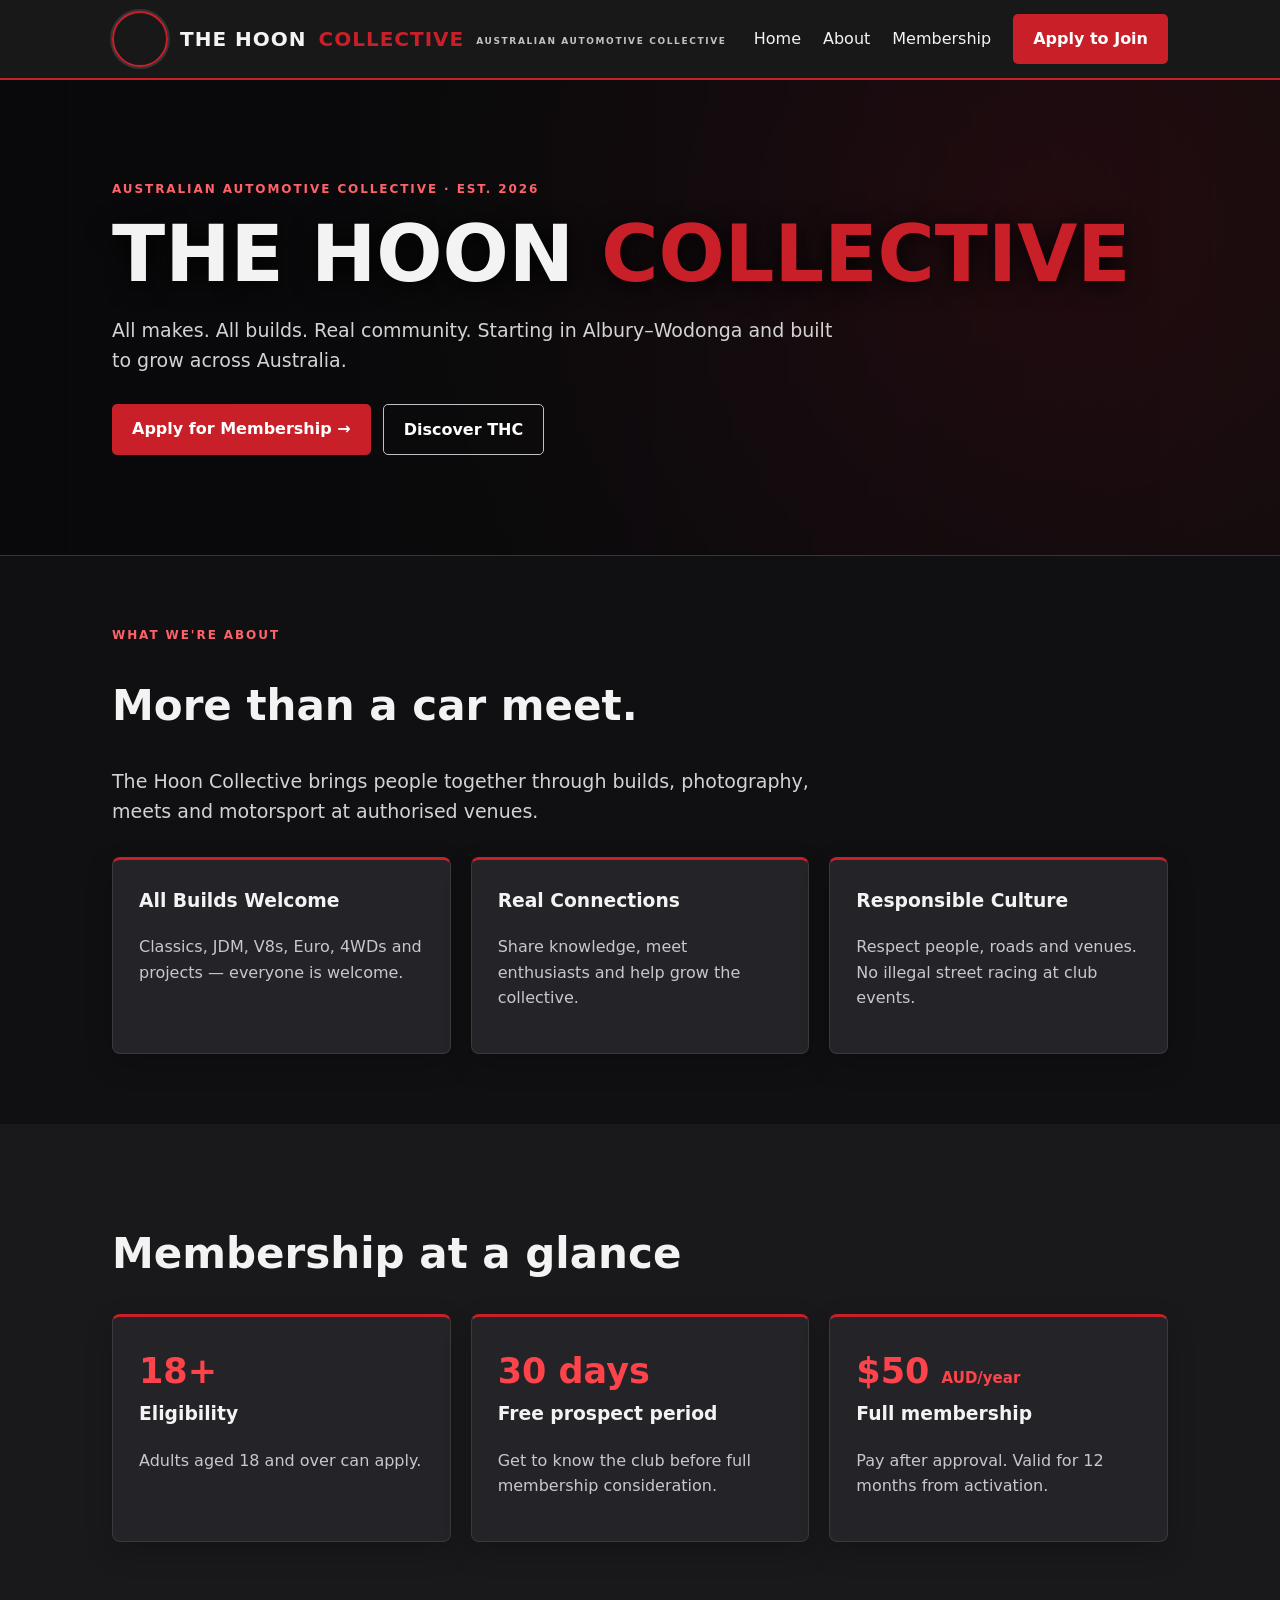
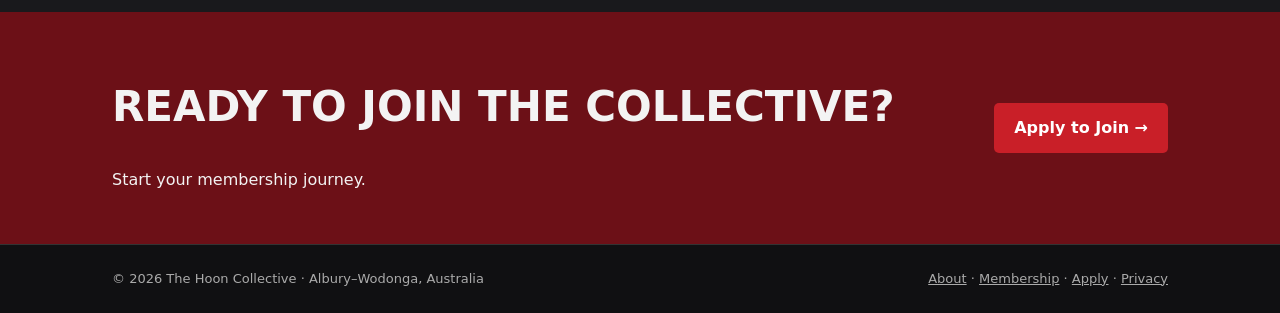
<file: index.html>
<!doctype html><html lang="en-AU"><head><meta charset="utf-8"><meta name="viewport" content="width=device-width,initial-scale=1"><meta name="description" content="The Hoon Collective — Australian automotive community, founded in Albury–Wodonga."><title>Home | The Hoon Collective</title><link rel="stylesheet" href="style.css"></head><body><header class="site-header"><div class="wrap nav"><a class="brand" href="index.html">THE HOON <span>COLLECTIVE</span><small>AUSTRALIAN AUTOMOTIVE COLLECTIVE</small></a><button class="menu-toggle" aria-label="Toggle navigation" aria-expanded="false">☰</button><nav class="nav-links" aria-label="Main navigation"><a aria-current="page" href="index.html">Home</a><a href="about.html">About</a><a href="membership.html">Membership</a><a class="btn" href="apply.html">Apply to Join</a></nav></div></header><main><section class="hero"><div class="wrap"><div class="eyebrow">Australian Automotive Collective · Est. 2026</div><h1>THE HOON <span class="accent">COLLECTIVE</span></h1><p>All makes. All builds. Real community. Starting in Albury–Wodonga and built to grow across Australia.</p><div class="actions"><a class="btn" href="apply.html">Apply for Membership →</a><a class="btn outline" href="about.html">Discover THC</a></div></div></section><section class="section"><div class="wrap"><div class="eyebrow">What we're about</div><h2>More than a car meet.</h2><p class="lead">The Hoon Collective brings people together through builds, photography, meets and motorsport at authorised venues.</p><div class="grid"><article class="card"><h3>All Builds Welcome</h3><p>Classics, JDM, V8s, Euro, 4WDs and projects — everyone is welcome.</p></article><article class="card"><h3>Real Connections</h3><p>Share knowledge, meet enthusiasts and help grow the collective.</p></article><article class="card"><h3>Responsible Culture</h3><p>Respect people, roads and venues. No illegal street racing at club events.</p></article></div></div></section><section class="section alt"><div class="wrap"><h2>Membership at a glance</h2><div class="grid"><div class="card"><div class="stat">18+</div><h3>Eligibility</h3><p>Adults aged 18 and over can apply.</p></div><div class="card"><div class="stat">30 days</div><h3>Free prospect period</h3><p>Get to know the club before full membership consideration.</p></div><div class="card"><div class="stat">$50 <span class="mini">AUD/year</span></div><h3>Full membership</h3><p>Pay after approval. Valid for 12 months from activation.</p></div></div></div></section><section class="band"><div class="wrap band-inner"><div><h2>READY TO JOIN THE COLLECTIVE?</h2><p>Start your membership journey.</p></div><a class="btn" href="apply.html">Apply to Join →</a></div></section></main><footer class="footer"><div class="wrap footer-inner"><div>© <span id="year">2026</span> The Hoon Collective · Albury–Wodonga, Australia</div><div><a href="about.html">About</a> · <a href="membership.html">Membership</a> · <a href="apply.html">Apply</a> · <a href="privacy.html">Privacy</a></div></div></footer><script src="app.js"></script></body></html>
</file>
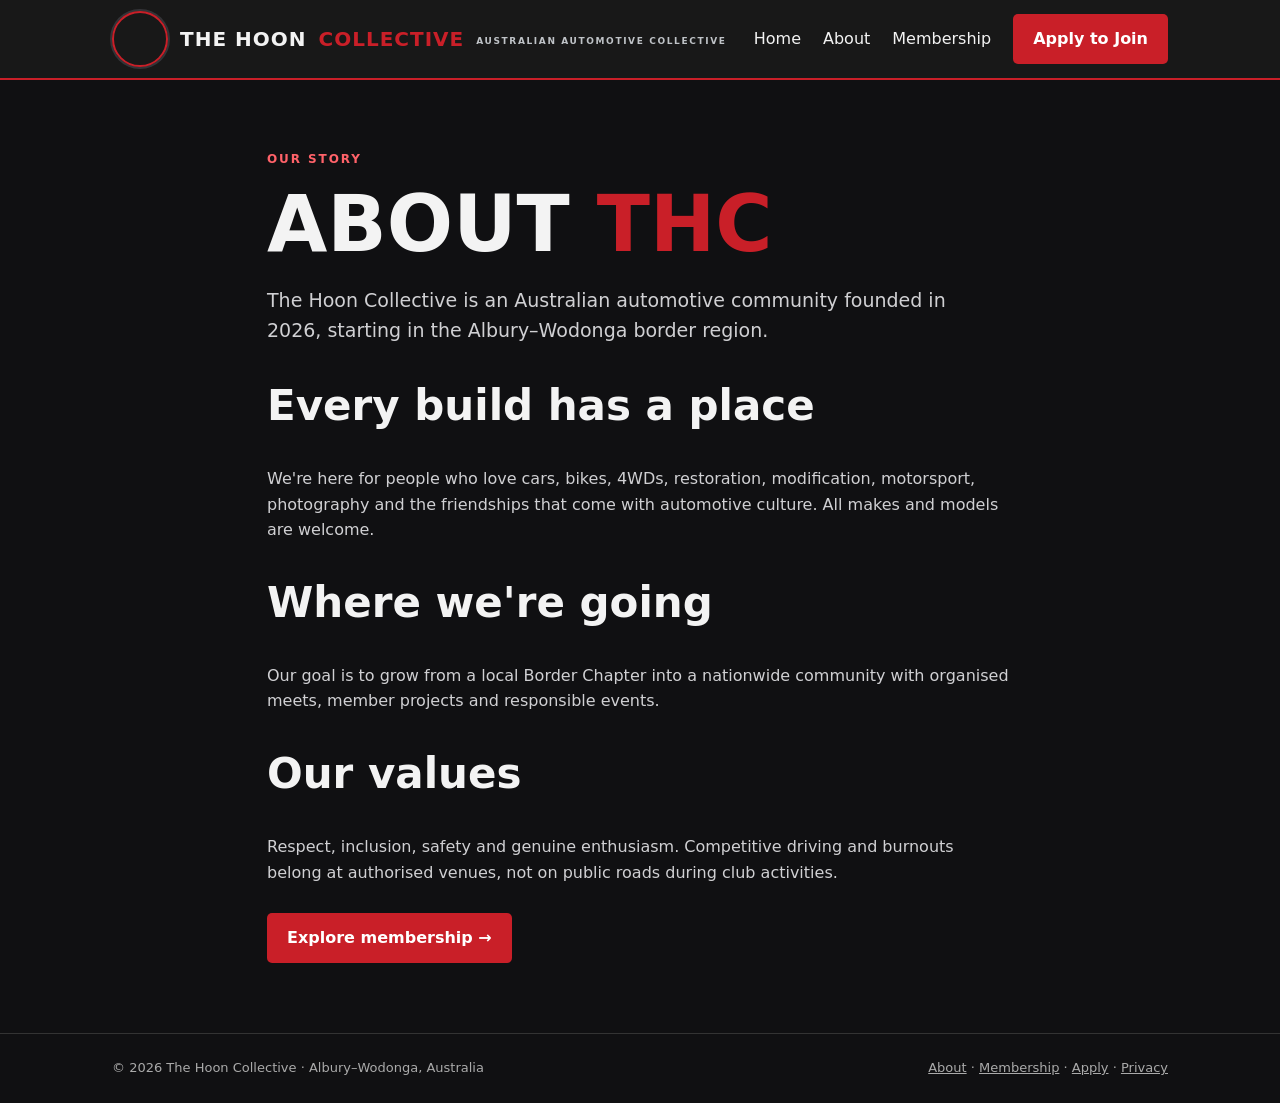
<file: about.html>
<!doctype html><html lang="en-AU"><head><meta charset="utf-8"><meta name="viewport" content="width=device-width,initial-scale=1"><meta name="description" content="The Hoon Collective — Australian automotive community, founded in Albury–Wodonga."><title>About | The Hoon Collective</title><link rel="stylesheet" href="style.css"></head><body><header class="site-header"><div class="wrap nav"><a class="brand" href="index.html">THE HOON <span>COLLECTIVE</span><small>AUSTRALIAN AUTOMOTIVE COLLECTIVE</small></a><button class="menu-toggle" aria-label="Toggle navigation" aria-expanded="false">☰</button><nav class="nav-links" aria-label="Main navigation"><a  href="index.html">Home</a><a href="about.html">About</a><a href="membership.html">Membership</a><a class="btn" href="apply.html">Apply to Join</a></nav></div></header><main><section class="section"><div class="wrap content"><div class="eyebrow">Our story</div><h1>ABOUT <span class="accent">THC</span></h1><p class="lead">The Hoon Collective is an Australian automotive community founded in 2026, starting in the Albury–Wodonga border region.</p><h2>Every build has a place</h2><p>We're here for people who love cars, bikes, 4WDs, restoration, modification, motorsport, photography and the friendships that come with automotive culture. All makes and models are welcome.</p><h2>Where we're going</h2><p>Our goal is to grow from a local Border Chapter into a nationwide community with organised meets, member projects and responsible events.</p><h2>Our values</h2><p>Respect, inclusion, safety and genuine enthusiasm. Competitive driving and burnouts belong at authorised venues, not on public roads during club activities.</p><div class="actions"><a class="btn" href="membership.html">Explore membership →</a></div></div></section></main><footer class="footer"><div class="wrap footer-inner"><div>© <span id="year">2026</span> The Hoon Collective · Albury–Wodonga, Australia</div><div><a href="about.html">About</a> · <a href="membership.html">Membership</a> · <a href="apply.html">Apply</a> · <a href="privacy.html">Privacy</a></div></div></footer><script src="app.js"></script></body></html>
</file>
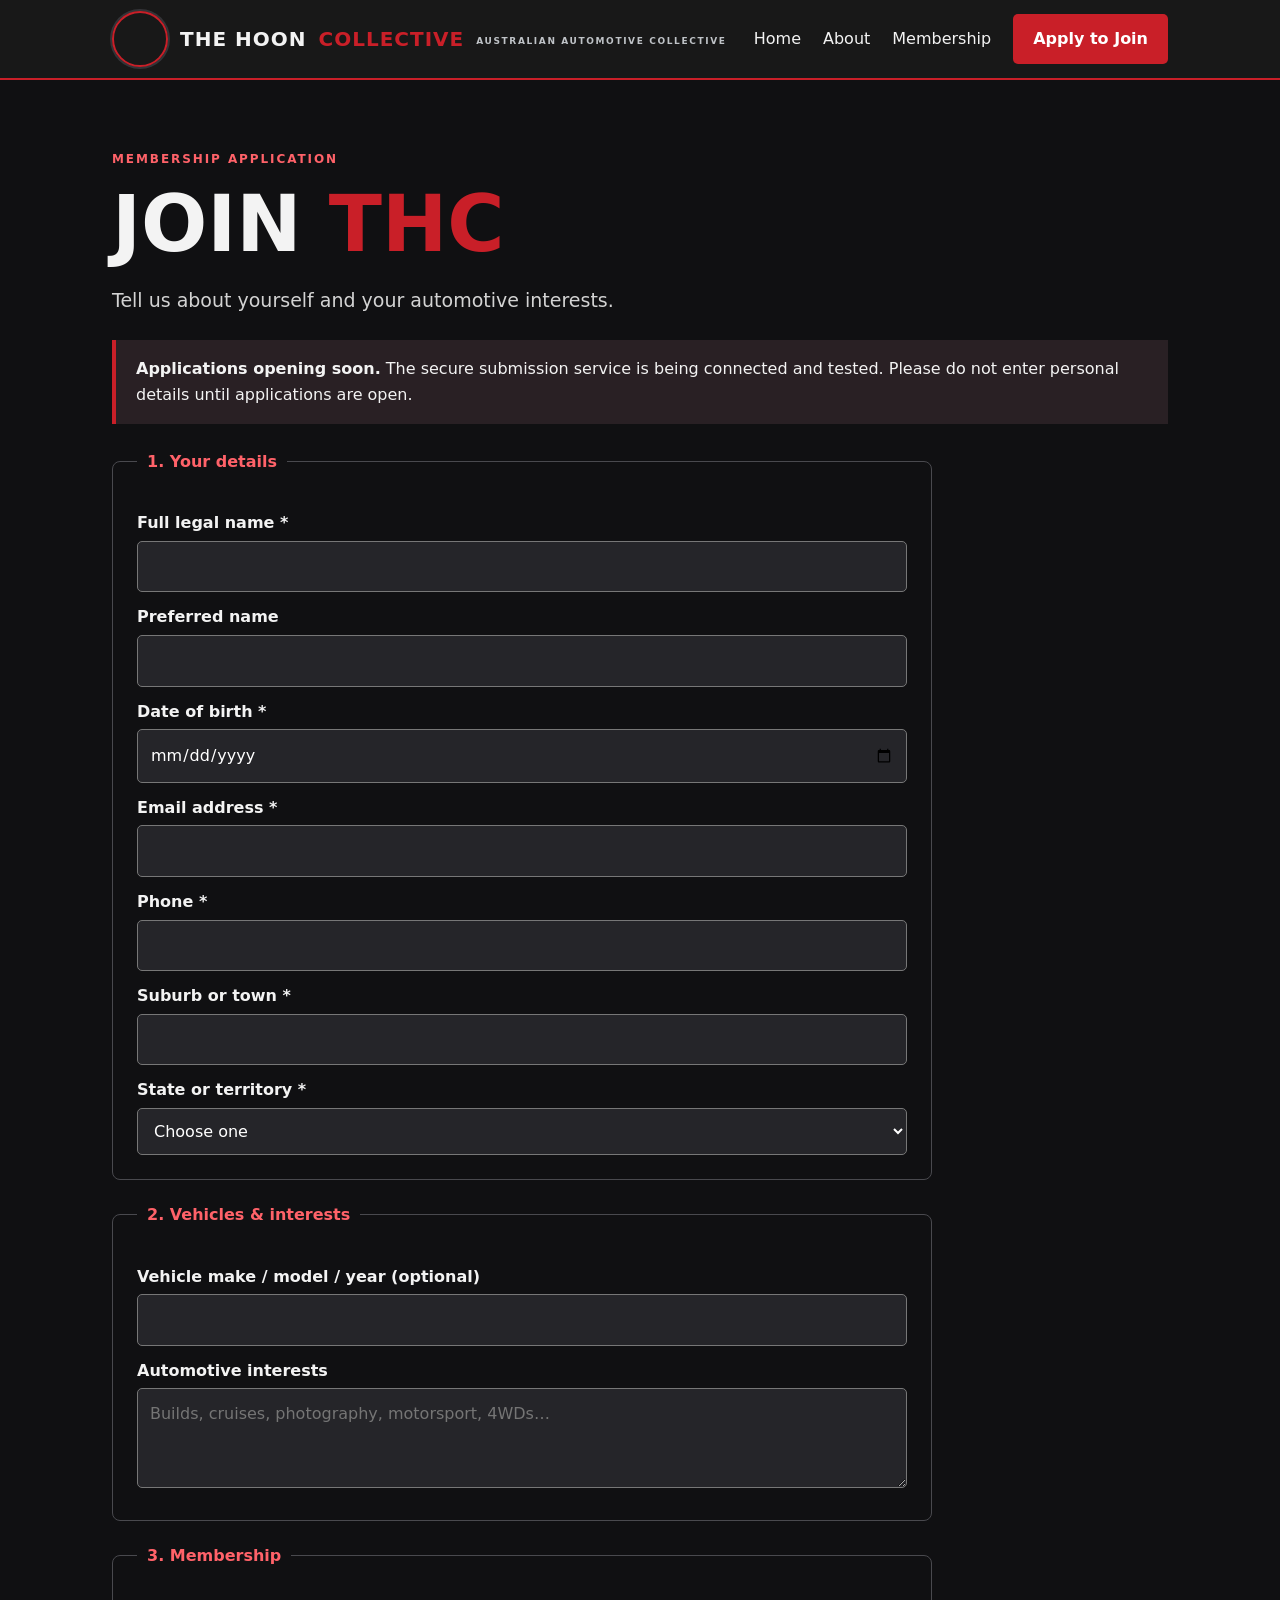
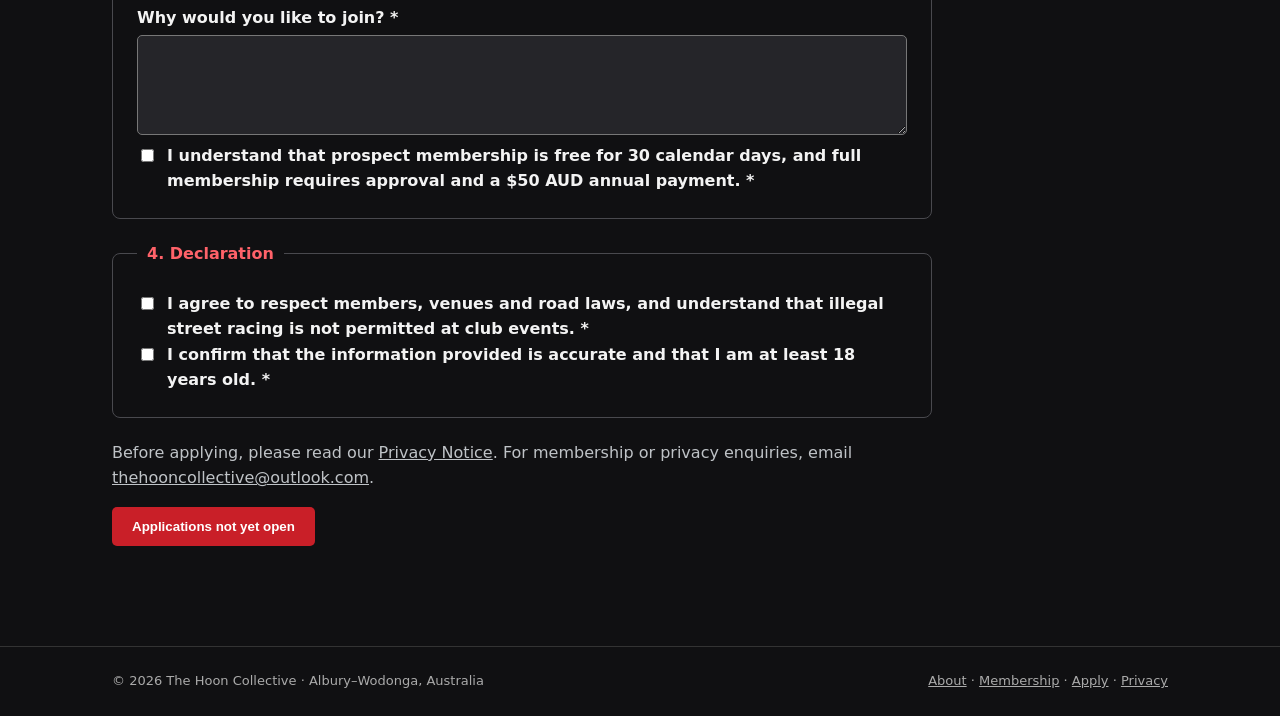
<file: apply.html>
<!doctype html><html lang="en-AU"><head><meta charset="utf-8"><meta name="viewport" content="width=device-width,initial-scale=1"><meta name="description" content="The Hoon Collective — Australian automotive community, founded in Albury–Wodonga."><title>Apply to Join | The Hoon Collective</title><link rel="stylesheet" href="style.css"></head><body><header class="site-header"><div class="wrap nav"><a class="brand" href="index.html">THE HOON <span>COLLECTIVE</span><small>AUSTRALIAN AUTOMOTIVE COLLECTIVE</small></a><button class="menu-toggle" aria-label="Toggle navigation" aria-expanded="false">☰</button><nav class="nav-links" aria-label="Main navigation"><a  href="index.html">Home</a><a href="about.html">About</a><a href="membership.html">Membership</a><a class="btn" href="apply.html">Apply to Join</a></nav></div></header><main><section class="section"><div class="wrap"><div class="eyebrow">Membership application</div><h1>JOIN <span class="accent">THC</span></h1><p class="lead">Tell us about yourself and your automotive interests.</p><div class="notice"><strong>Applications opening soon.</strong> The secure submission service is being connected and tested. Please do not enter personal details until applications are open.</div><form id="application-form"><fieldset><legend>1. Your details</legend><label for="fullName">Full legal name *</label><input id="fullName" name="fullName" type="text" required><label for="preferredName">Preferred name</label><input id="preferredName" name="preferredName" type="text" ><label for="dob">Date of birth *</label><input id="dob" name="dob" type="date" required><label for="email">Email address *</label><input id="email" name="email" type="email" required><label for="phone">Phone *</label><input id="phone" name="phone" type="tel" required><label for="suburb">Suburb or town *</label><input id="suburb" name="suburb" type="text" required><label for="state">State or territory *</label><select name="state" id="state" required><option value="">Choose one</option><option>NSW</option><option>VIC</option><option>QLD</option><option>SA</option><option>WA</option><option>TAS</option><option>ACT</option><option>NT</option></select></fieldset><fieldset><legend>2. Vehicles & interests</legend><label for="vehicle">Vehicle make / model / year (optional)</label><input id="vehicle" name="vehicle" type="text" ><label for="interests">Automotive interests</label><textarea id="interests" name="interests" placeholder="Builds, cruises, photography, motorsport, 4WDs…"></textarea></fieldset><fieldset><legend>3. Membership</legend><label for="reason">Why would you like to join? *</label><textarea id="reason" name="reason" required></textarea><div class="check"><input type="checkbox" id="prospect" required><label for="prospect">I understand that prospect membership is free for 30 calendar days, and full membership requires approval and a $50 AUD annual payment. *</label></div></fieldset><fieldset><legend>4. Declaration</legend><div class="check"><input type="checkbox" id="conduct" required><label for="conduct">I agree to respect members, venues and road laws, and understand that illegal street racing is not permitted at club events. *</label></div><div class="check"><input type="checkbox" id="accuracy" required><label for="accuracy">I confirm that the information provided is accurate and that I am at least 18 years old. *</label></div></fieldset><p class="muted">Before applying, please read our <a href="privacy.html">Privacy Notice</a>. For membership or privacy enquiries, email <a href="mailto:thehooncollective@outlook.com">thehooncollective@outlook.com</a>.</p><div class="cf-turnstile" data-sitekey="0x4AAAAAAFfXyTZLksPjRy0T" data-theme="dark"></div><button class="btn" type="submit" disabled aria-disabled="true">Applications not yet open</button><div class="status" id="form-status" role="status" aria-live="polite"></div></form></div></section></main><footer class="footer"><div class="wrap footer-inner"><div>© <span id="year">2026</span> The Hoon Collective · Albury–Wodonga, Australia</div><div><a href="about.html">About</a> · <a href="membership.html">Membership</a> · <a href="apply.html">Apply</a> · <a href="privacy.html">Privacy</a></div></div></footer><script src="https://challenges.cloudflare.com/turnstile/v0/api.js" async defer></script><script src="app.js"></script></body></html>
</file>
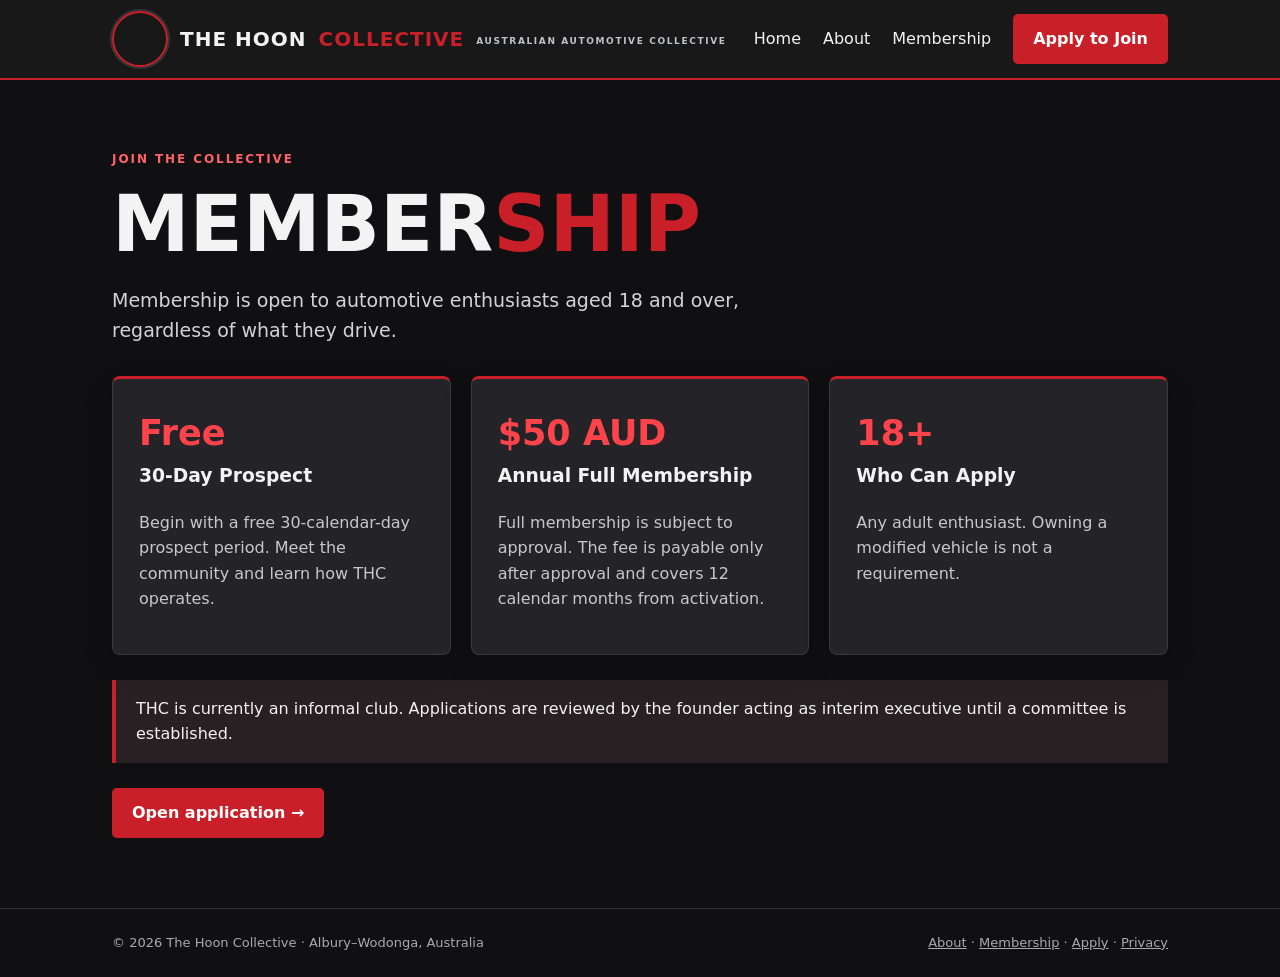
<file: membership.html>
<!doctype html><html lang="en-AU"><head><meta charset="utf-8"><meta name="viewport" content="width=device-width,initial-scale=1"><meta name="description" content="The Hoon Collective — Australian automotive community, founded in Albury–Wodonga."><title>Membership | The Hoon Collective</title><link rel="stylesheet" href="style.css"></head><body><header class="site-header"><div class="wrap nav"><a class="brand" href="index.html">THE HOON <span>COLLECTIVE</span><small>AUSTRALIAN AUTOMOTIVE COLLECTIVE</small></a><button class="menu-toggle" aria-label="Toggle navigation" aria-expanded="false">☰</button><nav class="nav-links" aria-label="Main navigation"><a  href="index.html">Home</a><a href="about.html">About</a><a href="membership.html">Membership</a><a class="btn" href="apply.html">Apply to Join</a></nav></div></header><main><section class="section"><div class="wrap"><div class="eyebrow">Join the collective</div><h1>MEMBER<span class="accent">SHIP</span></h1><p class="lead">Membership is open to automotive enthusiasts aged 18 and over, regardless of what they drive.</p><div class="grid"><article class="card"><div class="stat">Free</div><h3>30-Day Prospect</h3><p>Begin with a free 30-calendar-day prospect period. Meet the community and learn how THC operates.</p></article><article class="card"><div class="stat">$50 AUD</div><h3>Annual Full Membership</h3><p>Full membership is subject to approval. The fee is payable only after approval and covers 12 calendar months from activation.</p></article><article class="card"><div class="stat">18+</div><h3>Who Can Apply</h3><p>Any adult enthusiast. Owning a modified vehicle is not a requirement.</p></article></div><div class="notice">THC is currently an informal club. Applications are reviewed by the founder acting as interim executive until a committee is established.</div><a class="btn" href="apply.html">Open application →</a></div></section></main><footer class="footer"><div class="wrap footer-inner"><div>© <span id="year">2026</span> The Hoon Collective · Albury–Wodonga, Australia</div><div><a href="about.html">About</a> · <a href="membership.html">Membership</a> · <a href="apply.html">Apply</a> · <a href="privacy.html">Privacy</a></div></div></footer><script src="app.js"></script></body></html>
</file>
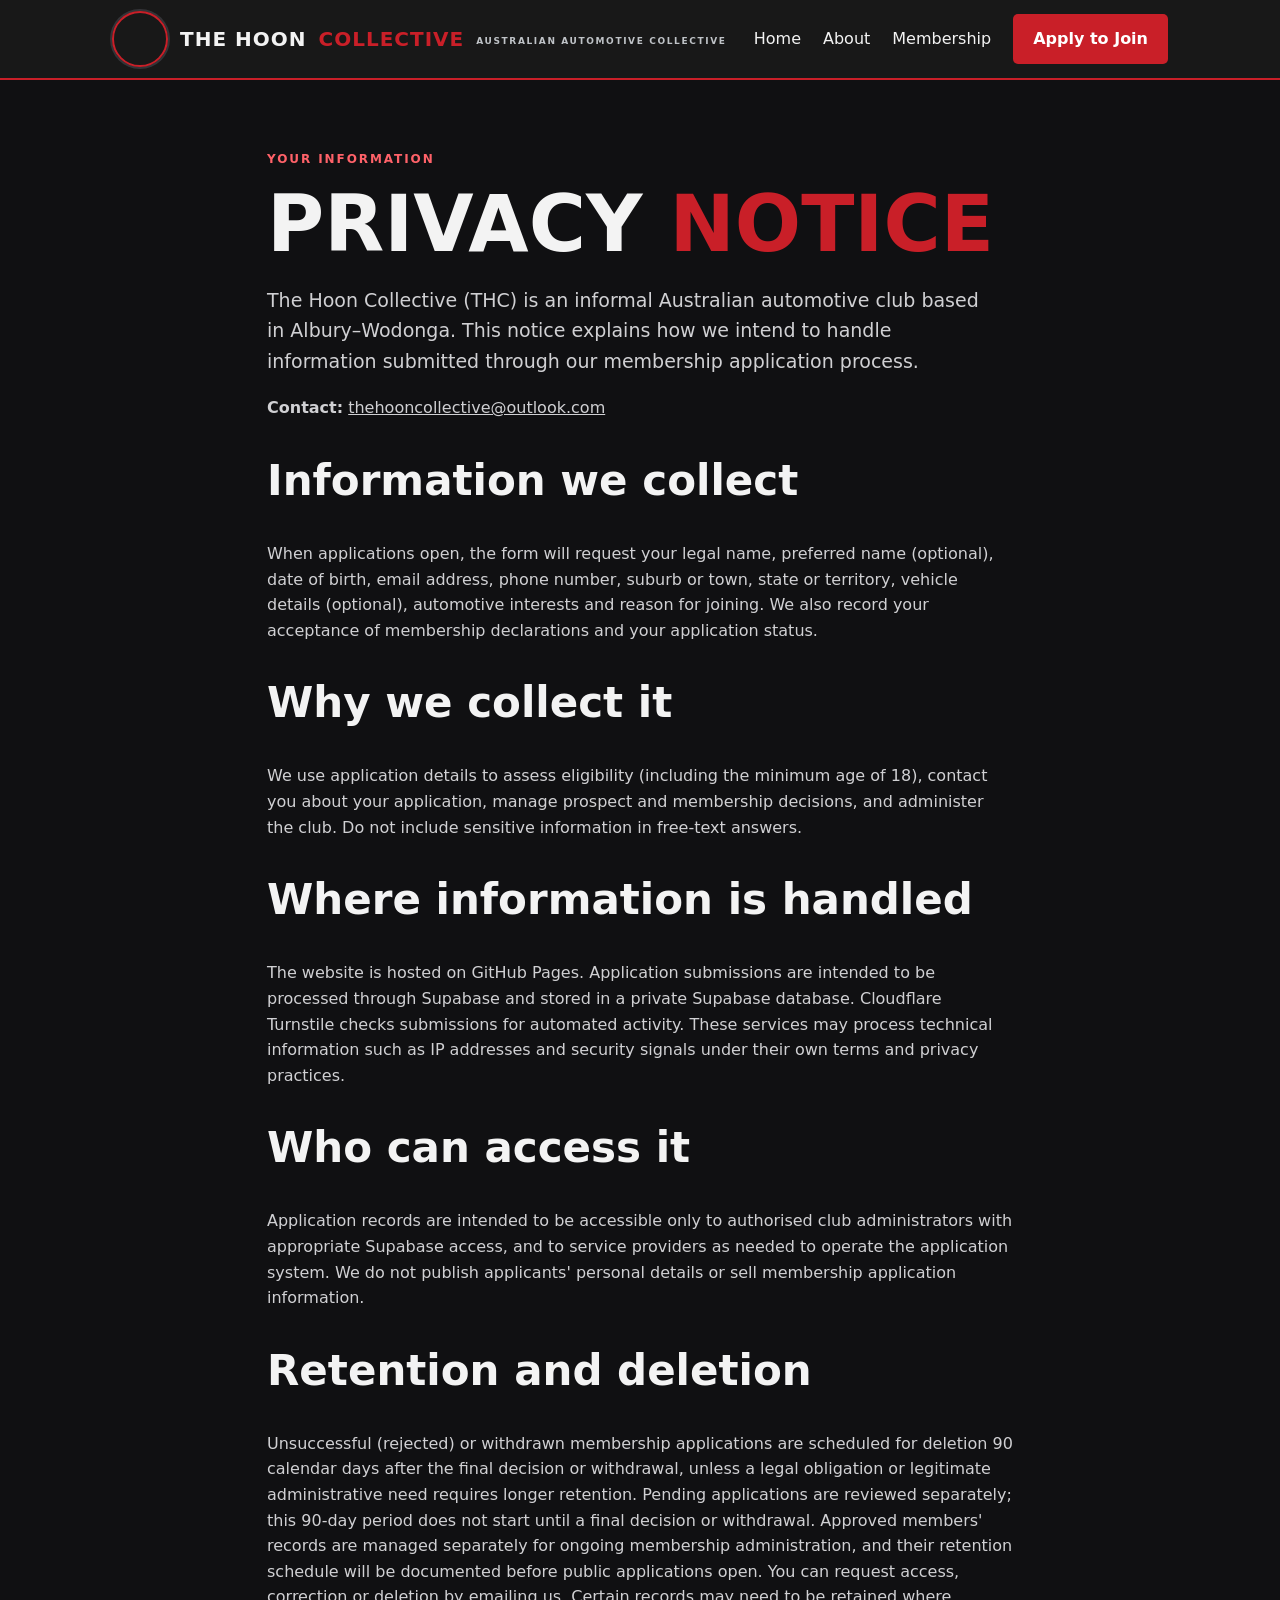
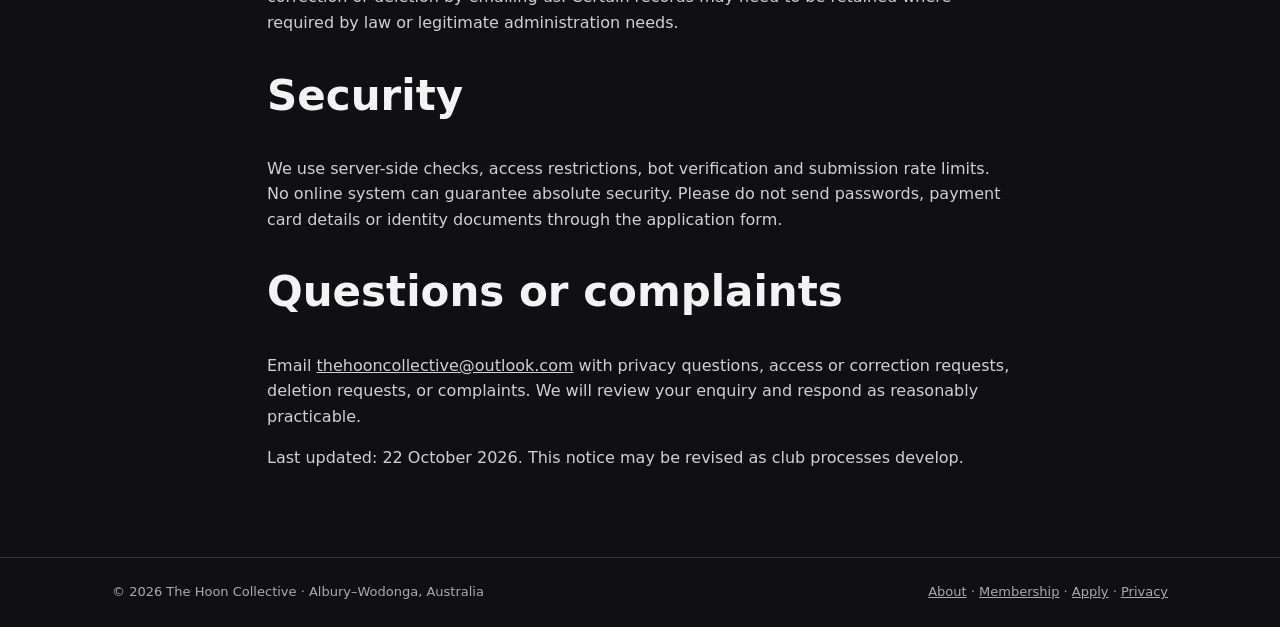
<file: privacy.html>
<!doctype html><html lang="en-AU"><head><meta charset="utf-8"><meta name="viewport" content="width=device-width,initial-scale=1"><meta name="description" content="The Hoon Collective — Australian automotive community, founded in Albury–Wodonga."><title>Privacy Notice | The Hoon Collective</title><link rel="stylesheet" href="style.css"></head><body><header class="site-header"><div class="wrap nav"><a class="brand" href="index.html">THE HOON <span>COLLECTIVE</span><small>AUSTRALIAN AUTOMOTIVE COLLECTIVE</small></a><button class="menu-toggle" aria-label="Toggle navigation" aria-expanded="false">☰</button><nav class="nav-links" aria-label="Main navigation"><a  href="index.html">Home</a><a href="about.html">About</a><a href="membership.html">Membership</a><a class="btn" href="apply.html">Apply to Join</a></nav></div></header><main><section class="section"><div class="wrap content"><div class="eyebrow">Your information</div><h1>PRIVACY <span class="accent">NOTICE</span></h1><p class="lead">The Hoon Collective (THC) is an informal Australian automotive club based in Albury–Wodonga. This notice explains how we intend to handle information submitted through our membership application process.</p><p><strong>Contact:</strong> <a href="mailto:thehooncollective@outlook.com">thehooncollective@outlook.com</a></p><h2>Information we collect</h2><p>When applications open, the form will request your legal name, preferred name (optional), date of birth, email address, phone number, suburb or town, state or territory, vehicle details (optional), automotive interests and reason for joining. We also record your acceptance of membership declarations and your application status.</p><h2>Why we collect it</h2><p>We use application details to assess eligibility (including the minimum age of 18), contact you about your application, manage prospect and membership decisions, and administer the club. Do not include sensitive information in free-text answers.</p><h2>Where information is handled</h2><p>The website is hosted on GitHub Pages. Application submissions are intended to be processed through Supabase and stored in a private Supabase database. Cloudflare Turnstile checks submissions for automated activity. These services may process technical information such as IP addresses and security signals under their own terms and privacy practices.</p><h2>Who can access it</h2><p>Application records are intended to be accessible only to authorised club administrators with appropriate Supabase access, and to service providers as needed to operate the application system. We do not publish applicants' personal details or sell membership application information.</p><h2>Retention and deletion</h2><p>Unsuccessful (rejected) or withdrawn membership applications are scheduled for deletion 90 calendar days after the final decision or withdrawal, unless a legal obligation or legitimate administrative need requires longer retention. Pending applications are reviewed separately; this 90-day period does not start until a final decision or withdrawal. Approved members' records are managed separately for ongoing membership administration, and their retention schedule will be documented before public applications open. You can request access, correction or deletion by emailing us. Certain records may need to be retained where required by law or legitimate administration needs.</p><h2>Security</h2><p>We use server-side checks, access restrictions, bot verification and submission rate limits. No online system can guarantee absolute security. Please do not send passwords, payment card details or identity documents through the application form.</p><h2>Questions or complaints</h2><p>Email <a href="mailto:thehooncollective@outlook.com">thehooncollective@outlook.com</a> with privacy questions, access or correction requests, deletion requests, or complaints. We will review your enquiry and respond as reasonably practicable.</p><p class="muted">Last updated: 22 October 2026. This notice may be revised as club processes develop.</p></div></section></main><footer class="footer"><div class="wrap footer-inner"><div>© <span id="year">2026</span> The Hoon Collective · Albury–Wodonga, Australia</div><div><a href="about.html">About</a> · <a href="membership.html">Membership</a> · <a href="apply.html">Apply</a> · <a href="privacy.html">Privacy</a></div></div></footer><script src="app.js"></script></body></html>
</file>
<file: style.css>
:root{--red:#c91f28;--black:#181818;--silver:#bfc3c7}*{box-sizing:border-box}body{margin:0;background:#101012;color:#f3f3f3;font:16px/1.6 system-ui,Arial,sans-serif}a{color:inherit}a:hover{color:#ff5a61}.wrap{max-width:1100px;margin:auto;padding:0 22px}.site-header{background:#181818;border-bottom:2px solid var(--red);position:sticky;top:0;z-index:5}.nav{display:flex;align-items:center;justify-content:space-between;gap:18px;min-height:78px}.brand{font-weight:900;text-decoration:none;letter-spacing:.05em;font-size:20px;line-height:1.1}.brand span,.accent{color:var(--red)}.brand small{display:block;font-size:9px;letter-spacing:.18em;color:var(--silver);margin-top:6px}.nav-links{display:flex;align-items:center;gap:22px}.nav-links a{text-decoration:none}.menu-toggle{display:none}.btn{display:inline-block;background:var(--red);padding:12px 20px;border:0;border-radius:5px;color:#fff!important;text-decoration:none;font-weight:800;cursor:pointer}.btn:hover{background:#a91b22}.outline{background:transparent;border:1px solid var(--silver)}.hero{background:linear-gradient(90deg,#101012e8,#10101290),linear-gradient(130deg,#3b1014,#151515 60%);padding:100px 0}.eyebrow{color:#ff6269;text-transform:uppercase;letter-spacing:.16em;font-size:12px;font-weight:800}h1{font-size:clamp(40px,7vw,78px);line-height:1.05;margin:15px 0}h2{font-size:clamp(28px,4vw,42px);line-height:1.2}h3{margin-top:0}.lead,.hero p{max-width:730px;color:#d3d3d3;font-size:19px}.actions{display:flex;gap:12px;flex-wrap:wrap;margin-top:28px}.section{padding:70px 0}.alt{background:#19191c}.grid{display:grid;grid-template-columns:repeat(3,minmax(0,1fr));gap:20px;margin-top:30px}.card{background:#242428;border:1px solid #39393e;border-top:3px solid var(--red);padding:26px;border-radius:8px}.card p{color:#c7c7cc}.stat{font-size:35px;color:#ff434b;font-weight:900}.mini{font-size:15px}.band{background:#6c1017;padding:35px 0}.band-inner{display:flex;align-items:center;justify-content:space-between;gap:20px}.footer{border-top:1px solid #333;padding:24px 0;color:#aaa;font-size:13px}.footer-inner{display:flex;justify-content:space-between;gap:20px;flex-wrap:wrap}.content{max-width:790px}.content p,.content li{color:#d0d0d3}.notice{border-left:4px solid var(--red);padding:16px 20px;background:#292024;margin:25px 0}form{max-width:820px}fieldset{border:1px solid #49494e;border-radius:8px;padding:24px;margin:22px 0}legend{font-weight:900;padding:0 10px;color:#ff6269}label{display:block;margin:12px 0 5px;font-weight:600}input,select,textarea{width:100%;padding:12px;border-radius:5px;border:1px solid #777;background:#252529;color:white;font:inherit}textarea{min-height:100px}.check{display:flex;align-items:flex-start;gap:10px;font-weight:400}.check input{width:auto;margin-top:6px}.check label{margin:0}.muted{color:#bfc3c7}.status{padding:15px 0;font-weight:700}@media(max-width:760px){.nav{flex-wrap:wrap}.menu-toggle{display:block;margin-left:auto;background:none;color:white;border:1px solid #777;padding:8px 12px;border-radius:4px}.nav-links{display:none;width:100%;flex-direction:column;align-items:stretch;padding-bottom:20px}.nav-links.open{display:flex}.grid{grid-template-columns:1fr}.band-inner{align-items:flex-start;flex-direction:column}.hero{padding:75px 0}}
/* THC official organisation branding */
.brand{display:flex;align-items:center;gap:12px}.brand::before{content:"";display:block;flex:none;width:52px;height:52px;background:url("https://github.com/The-Hoon-Collective.png?size=200") center/cover no-repeat;border:2px solid #c91f28;border-radius:50%;box-shadow:0 0 0 2px #343438}.hero{background:linear-gradient(90deg,rgba(8,8,10,.95),rgba(8,8,10,.76)),radial-gradient(circle at 80% 30%,#891923,#181818 58%);border-bottom:1px solid #6e1d22}.hero h1{text-shadow:0 4px 24px #000}.card{box-shadow:0 10px 28px #0003}@media(max-width:760px){.brand::before{width:40px;height:40px}.brand{font-size:16px}}
</file>
